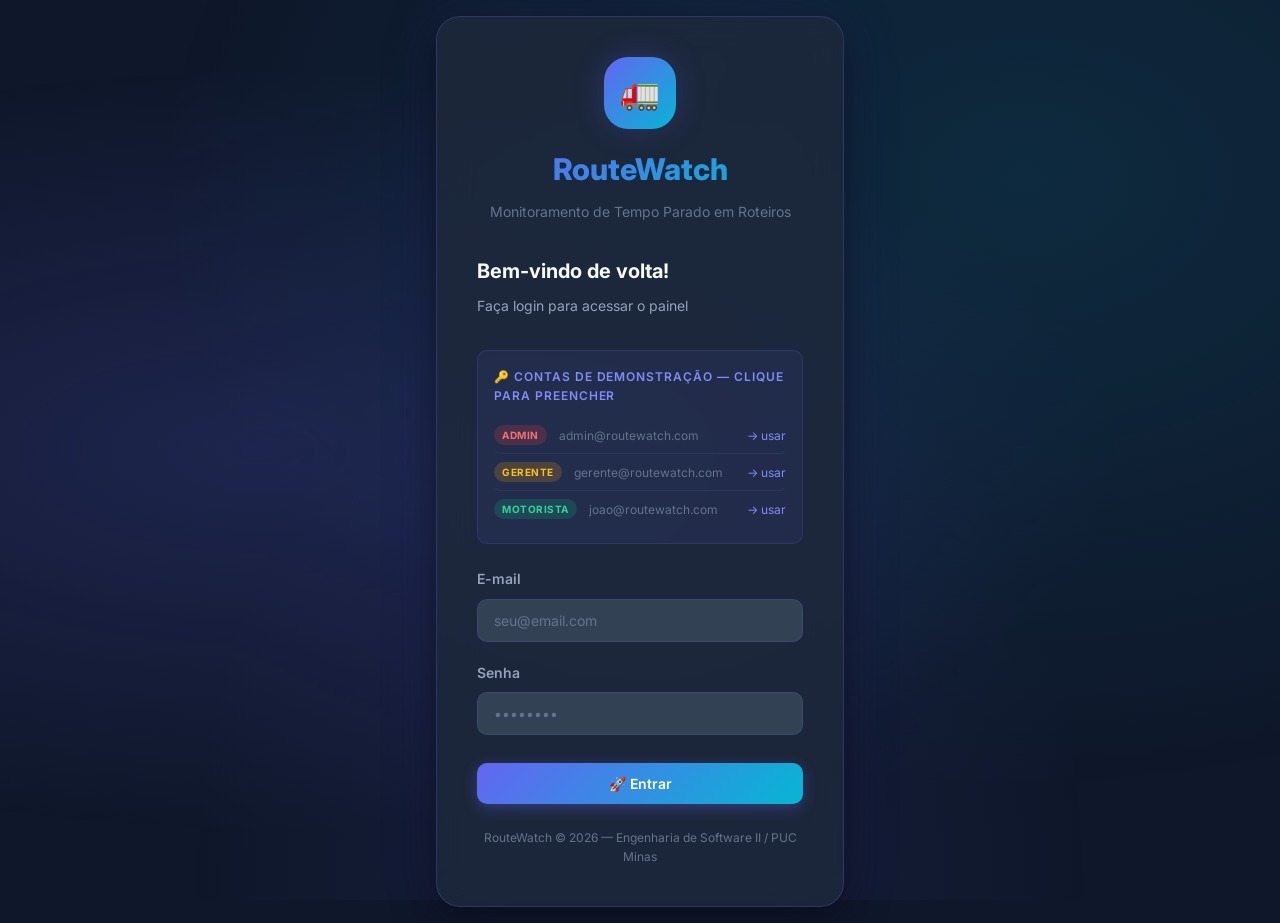
<file: app/index.html>
<!DOCTYPE html>
<html lang="pt-BR">
<head>
  <meta charset="UTF-8">
  <meta name="viewport" content="width=device-width, initial-scale=1.0">
  <title>RouteWatch — Login</title>
  <meta name="description" content="RouteWatch: Sistema de Monitoramento de Tempo Parado em Roteiros para empresas de logística e entrega urbana.">
  <link rel="stylesheet" href="css/style.css">
  <style>
    body { display: flex; align-items: center; justify-content: center; min-height: 100vh; background: var(--clr-bg); }

    .login-bg {
      position: fixed; inset: 0; z-index: 0;
      background:
        radial-gradient(ellipse at 20% 50%, rgba(99, 102, 241, 0.18) 0%, transparent 60%),
        radial-gradient(ellipse at 80% 20%, rgba(6, 182, 212, 0.12) 0%, transparent 60%),
        radial-gradient(ellipse at 50% 100%, rgba(99, 102, 241, 0.1) 0%, transparent 50%);
    }

    .login-container {
      position: relative; z-index: 1;
      width: 100%; max-width: 440px;
      padding: var(--sp-4);
    }

    .login-card {
      background: rgba(30, 41, 59, 0.85);
      backdrop-filter: blur(20px);
      border: 1px solid rgba(99, 102, 241, 0.25);
      border-radius: var(--radius-xl);
      padding: var(--sp-10);
      box-shadow: var(--shadow-lg), 0 0 60px rgba(99, 102, 241, 0.15);
      animation: fadeIn 0.5s ease;
    }

    .login-logo {
      text-align: center;
      margin-bottom: var(--sp-8);
    }

    .login-logo-icon {
      width: 72px; height: 72px;
      background: var(--grad-primary);
      border-radius: var(--radius-xl);
      display: flex; align-items: center; justify-content: center;
      font-size: 2rem;
      margin: 0 auto var(--sp-4);
      box-shadow: var(--shadow-glow);
      animation: pulse-glow 3s ease infinite;
    }

    .login-product-name {
      font-size: var(--text-3xl);
      font-weight: 800;
      background: var(--grad-primary);
      -webkit-background-clip: text;
      -webkit-text-fill-color: transparent;
      background-clip: text;
    }

    .login-tagline {
      color: var(--clr-text-muted);
      font-size: var(--text-sm);
      margin-top: var(--sp-2);
    }

    .login-title {
      font-size: var(--text-xl);
      font-weight: 700;
      margin-bottom: var(--sp-2);
    }

    .login-subtitle {
      color: var(--clr-text-secondary);
      font-size: var(--text-sm);
      margin-bottom: var(--sp-8);
    }

    .demo-accounts {
      background: rgba(99, 102, 241, 0.08);
      border: 1px solid rgba(99, 102, 241, 0.2);
      border-radius: var(--radius-md);
      padding: var(--sp-4);
      margin-bottom: var(--sp-6);
    }

    .demo-title {
      font-size: var(--text-xs);
      font-weight: 600;
      color: var(--clr-primary-light);
      text-transform: uppercase;
      letter-spacing: 0.08em;
      margin-bottom: var(--sp-3);
    }

    .demo-item {
      display: flex; align-items: center; gap: var(--sp-3);
      padding: var(--sp-2) 0;
      cursor: pointer;
      border-radius: var(--radius-sm);
      transition: all var(--transition);
    }

    .demo-item:hover { opacity: 0.8; }

    .demo-item:not(:last-child) {
      border-bottom: 1px solid rgba(99, 102, 241, 0.15);
    }

    .demo-badge {
      padding: 2px 8px;
      border-radius: var(--radius-full);
      font-size: 10px;
      font-weight: 700;
      text-transform: uppercase;
      letter-spacing: 0.05em;
    }

    .demo-badge.admin    { background: rgba(239, 68, 68, 0.2); color: #f87171; }
    .demo-badge.gerente  { background: rgba(245, 158, 11, 0.2); color: #fbbf24; }
    .demo-badge.motorista{ background: rgba(16, 185, 129, 0.2); color: #34d399; }

    .demo-email {
      font-size: var(--text-xs);
      color: var(--clr-text-muted);
      flex: 1;
    }

    .demo-click {
      font-size: var(--text-xs);
      color: var(--clr-primary-light);
    }

    .login-error {
      display: none;
      background: rgba(239, 68, 68, 0.1);
      border: 1px solid rgba(239, 68, 68, 0.3);
      border-radius: var(--radius-md);
      padding: var(--sp-3) var(--sp-4);
      color: #f87171;
      font-size: var(--text-sm);
      margin-bottom: var(--sp-4);
    }

    .login-error.visible { display: flex; align-items: center; gap: var(--sp-2); }
  </style>
</head>
<body>

<div class="login-bg"></div>

<div class="login-container">
  <div class="login-card">

    <div class="login-logo">
      <div class="login-logo-icon">🚛</div>
      <div class="login-product-name">RouteWatch</div>
      <p class="login-tagline">Monitoramento de Tempo Parado em Roteiros</p>
    </div>

    <h2 class="login-title">Bem-vindo de volta!</h2>
    <p class="login-subtitle">Faça login para acessar o painel</p>

    <div class="demo-accounts">
      <p class="demo-title">🔑 Contas de demonstração — clique para preencher</p>
      <div class="demo-item" onclick="preencherDemo('admin@routewatch.com','admin123')">
        <span class="demo-badge admin">Admin</span>
        <span class="demo-email">admin@routewatch.com</span>
        <span class="demo-click">→ usar</span>
      </div>
      <div class="demo-item" onclick="preencherDemo('gerente@routewatch.com','gerente123')">
        <span class="demo-badge gerente">Gerente</span>
        <span class="demo-email">gerente@routewatch.com</span>
        <span class="demo-click">→ usar</span>
      </div>
      <div class="demo-item" onclick="preencherDemo('joao@routewatch.com','motor123')">
        <span class="demo-badge motorista">Motorista</span>
        <span class="demo-email">joao@routewatch.com</span>
        <span class="demo-click">→ usar</span>
      </div>
    </div>

    <div class="login-error" id="login-error">
      ⚠️ E-mail ou senha incorretos. Tente novamente.
    </div>

    <form id="login-form">
      <div class="form-group">
        <label class="form-label" for="email">E-mail</label>
        <input class="form-control" type="email" id="email" placeholder="seu@email.com" required autocomplete="email">
      </div>
      <div class="form-group">
        <label class="form-label" for="senha">Senha</label>
        <input class="form-control" type="password" id="senha" placeholder="••••••••" required autocomplete="current-password">
      </div>
      <button type="submit" class="btn btn-primary" style="width:100%; justify-content:center; margin-top:var(--sp-2);" id="btn-login">
        🚀 Entrar
      </button>
    </form>

    <div style="text-align:center; margin-top:var(--sp-6); color:var(--clr-text-muted); font-size:var(--text-xs);">
      RouteWatch &copy; 2026 — Engenharia de Software II / PUC Minas
    </div>

  </div>
</div>

<div class="toast-container" id="toast-container"></div>

<script src="js/db.js"></script>
<script src="js/calculos.js"></script>
<script src="js/auth.js"></script>
<script>
  // Inicializa dados de seed
  DB.seed();

  // Se já logado, redireciona
  if (Auth.usuarioAtual()) {
    window.location.href = 'dashboard.html';
  }

  function preencherDemo(email, senha) {
    document.getElementById('email').value = email;
    document.getElementById('senha').value = senha;
    document.getElementById('email').focus();
    showToast('Conta preenchida! Clique em Entrar.', 'info');
  }

  document.getElementById('login-form').addEventListener('submit', function(e) {
    e.preventDefault();
    const email = document.getElementById('email').value.trim();
    const senha = document.getElementById('senha').value;
    const btn = document.getElementById('btn-login');

    btn.disabled = true;
    btn.textContent = 'Entrando...';

    setTimeout(() => {
      const usuario = Auth.login(email, senha);
      if (usuario) {
        showToast('Login realizado com sucesso!', 'success');
        setTimeout(() => window.location.href = 'dashboard.html', 600);
      } else {
        document.getElementById('login-error').classList.add('visible');
        btn.disabled = false;
        btn.innerHTML = '🚀 Entrar';
      }
    }, 400);
  });

  function showToast(msg, tipo = 'info') {
    const container = document.getElementById('toast-container');
    const toast = document.createElement('div');
    toast.className = `toast ${tipo}`;
    const icons = { success: '✅', error: '❌', info: 'ℹ️' };
    toast.innerHTML = `<span>${icons[tipo]}</span><span>${msg}</span>`;
    container.appendChild(toast);
    setTimeout(() => toast.remove(), 3000);
  }
</script>
</body>
</html>
</file>
<file: app/css/style.css>
/* ============================================================
   RouteWatch — Design System Global
   style.css
   ============================================================ */

@import url('https://fonts.googleapis.com/css2?family=Inter:wght@300;400;500;600;700;800&display=swap');

/* ── CSS Custom Properties ─────────────────────────────────── */
:root {
  /* Cores primárias */
  --clr-primary:       #6366f1;   /* índigo vibrante */
  --clr-primary-dark:  #4f46e5;
  --clr-primary-light: #818cf8;
  --clr-accent:        #06b6d4;   /* cyan */
  --clr-accent-dark:   #0891b2;
  --clr-success:       #10b981;
  --clr-warning:       #f59e0b;
  --clr-danger:        #ef4444;

  /* Superfícies dark */
  --clr-bg:            #0f172a;   /* azul quase preto */
  --clr-surface-1:     #1e293b;   /* cards */
  --clr-surface-2:     #334155;   /* inputs, hover */
  --clr-surface-3:     #475569;   /* bordas mais claras */
  --clr-border:        rgba(99, 102, 241, 0.2);

  /* Texto */
  --clr-text-primary:  #f8fafc;
  --clr-text-secondary:#94a3b8;
  --clr-text-muted:    #64748b;

  /* Gradientes */
  --grad-primary: linear-gradient(135deg, #6366f1 0%, #06b6d4 100%);
  --grad-card:    linear-gradient(145deg, #1e293b 0%, #1a2540 100%);
  --grad-glow:    radial-gradient(ellipse at 50% 0%, rgba(99, 102, 241, 0.15) 0%, transparent 70%);

  /* Sombras */
  --shadow-sm:   0 1px 3px rgba(0,0,0,0.4);
  --shadow-md:   0 4px 16px rgba(0,0,0,0.5);
  --shadow-lg:   0 12px 40px rgba(0,0,0,0.6);
  --shadow-glow: 0 0 30px rgba(99, 102, 241, 0.25);

  /* Tipografia */
  --font-sans:   'Inter', system-ui, sans-serif;
  --text-xs:     0.75rem;
  --text-sm:     0.875rem;
  --text-base:   1rem;
  --text-lg:     1.125rem;
  --text-xl:     1.25rem;
  --text-2xl:    1.5rem;
  --text-3xl:    1.875rem;
  --text-4xl:    2.25rem;

  /* Espaçamento */
  --sp-1: 0.25rem;  --sp-2: 0.5rem;   --sp-3: 0.75rem;
  --sp-4: 1rem;     --sp-5: 1.25rem;  --sp-6: 1.5rem;
  --sp-8: 2rem;     --sp-10: 2.5rem;  --sp-12: 3rem;
  --sp-16: 4rem;

  /* Bordas */
  --radius-sm: 6px;
  --radius-md: 10px;
  --radius-lg: 16px;
  --radius-xl: 24px;
  --radius-full: 9999px;

  /* Transições */
  --transition: 0.2s ease;
  --transition-slow: 0.35s cubic-bezier(0.4, 0, 0.2, 1);

  /* Sidebar */
  --sidebar-w: 260px;
}

/* ── Reset & Base ──────────────────────────────────────────── */
*, *::before, *::after { box-sizing: border-box; margin: 0; padding: 0; }

html { scroll-behavior: smooth; }

body {
  font-family: var(--font-sans);
  background-color: var(--clr-bg);
  color: var(--clr-text-primary);
  line-height: 1.6;
  min-height: 100vh;
  overflow-x: hidden;
}

a { color: var(--clr-primary-light); text-decoration: none; }
a:hover { color: var(--clr-primary); }

img { max-width: 100%; display: block; }

/* ── Layout Principal ──────────────────────────────────────── */
.app-layout {
  display: flex;
  min-height: 100vh;
}

/* ── Sidebar ───────────────────────────────────────────────── */
.sidebar {
  width: var(--sidebar-w);
  background: var(--clr-surface-1);
  border-right: 1px solid var(--clr-border);
  display: flex;
  flex-direction: column;
  position: fixed;
  top: 0; left: 0;
  height: 100vh;
  overflow-y: auto;
  transition: transform var(--transition-slow);
  z-index: 100;
}

.sidebar-logo {
  padding: var(--sp-6);
  border-bottom: 1px solid var(--clr-border);
  display: flex;
  align-items: center;
  gap: var(--sp-3);
}

.sidebar-logo .logo-icon {
  width: 40px; height: 40px;
  background: var(--grad-primary);
  border-radius: var(--radius-md);
  display: flex; align-items: center; justify-content: center;
  font-size: 1.25rem;
  box-shadow: var(--shadow-glow);
}

.sidebar-logo .logo-text {
  font-size: var(--text-xl);
  font-weight: 800;
  background: var(--grad-primary);
  -webkit-background-clip: text;
  -webkit-text-fill-color: transparent;
  background-clip: text;
}

.sidebar-logo .logo-tagline {
  font-size: var(--text-xs);
  color: var(--clr-text-muted);
  font-weight: 400;
  display: block;
  -webkit-text-fill-color: var(--clr-text-muted);
}

.sidebar-nav {
  padding: var(--sp-4) var(--sp-3);
  flex: 1;
}

.nav-section-label {
  font-size: var(--text-xs);
  font-weight: 600;
  color: var(--clr-text-muted);
  text-transform: uppercase;
  letter-spacing: 0.08em;
  padding: var(--sp-4) var(--sp-3) var(--sp-2);
}

.nav-item {
  display: flex;
  align-items: center;
  gap: var(--sp-3);
  padding: var(--sp-3) var(--sp-4);
  border-radius: var(--radius-md);
  color: var(--clr-text-secondary);
  font-size: var(--text-sm);
  font-weight: 500;
  transition: all var(--transition);
  margin-bottom: var(--sp-1);
  cursor: pointer;
}

.nav-item:hover {
  background: rgba(99, 102, 241, 0.1);
  color: var(--clr-text-primary);
  transform: translateX(2px);
}

.nav-item.active {
  background: rgba(99, 102, 241, 0.15);
  color: var(--clr-primary-light);
  border-left: 3px solid var(--clr-primary);
}

.nav-item .nav-icon { font-size: 1.1rem; width: 20px; text-align: center; }

.sidebar-footer {
  padding: var(--sp-4) var(--sp-3);
  border-top: 1px solid var(--clr-border);
}

.user-info-sidebar {
  display: flex; align-items: center; gap: var(--sp-3);
  padding: var(--sp-3);
  border-radius: var(--radius-md);
  background: rgba(99, 102, 241, 0.06);
}

.user-avatar {
  width: 36px; height: 36px;
  background: var(--grad-primary);
  border-radius: var(--radius-full);
  display: flex; align-items: center; justify-content: center;
  font-size: var(--text-sm);
  font-weight: 700;
}

.user-details { flex: 1; min-width: 0; }
.user-name { font-size: var(--text-sm); font-weight: 600; display: block; }
.user-badge { font-size: var(--text-xs); color: var(--clr-text-muted); }

/* ── Main Content ──────────────────────────────────────────── */
.main-content {
  margin-left: var(--sidebar-w);
  flex: 1;
  display: flex;
  flex-direction: column;
  min-height: 100vh;
}

/* ── Topbar ────────────────────────────────────────────────── */
.topbar {
  background: rgba(30, 41, 59, 0.8);
  backdrop-filter: blur(16px);
  border-bottom: 1px solid var(--clr-border);
  padding: var(--sp-4) var(--sp-8);
  display: flex;
  align-items: center;
  justify-content: space-between;
  position: sticky; top: 0; z-index: 50;
}

.topbar-title { font-size: var(--text-xl); font-weight: 700; }
.topbar-subtitle { font-size: var(--text-sm); color: var(--clr-text-muted); }

.topbar-actions { display: flex; gap: var(--sp-3); align-items: center; }

/* ── Page Content ──────────────────────────────────────────── */
.page-content {
  padding: var(--sp-8);
  flex: 1;
}

.page-header {
  margin-bottom: var(--sp-8);
}

.page-title {
  font-size: var(--text-3xl);
  font-weight: 800;
  background: var(--grad-primary);
  -webkit-background-clip: text;
  -webkit-text-fill-color: transparent;
  background-clip: text;
}

.page-subtitle {
  color: var(--clr-text-secondary);
  font-size: var(--text-base);
  margin-top: var(--sp-2);
}

/* ── Cards ─────────────────────────────────────────────────── */
.card {
  background: var(--grad-card);
  border: 1px solid var(--clr-border);
  border-radius: var(--radius-lg);
  padding: var(--sp-6);
  box-shadow: var(--shadow-md);
  transition: box-shadow var(--transition);
}

.card:hover { box-shadow: var(--shadow-lg); }

.card-header {
  display: flex; align-items: center; justify-content: space-between;
  margin-bottom: var(--sp-5);
}

.card-title {
  font-size: var(--text-lg);
  font-weight: 700;
  color: var(--clr-text-primary);
}

/* KPI Cards */
.kpi-grid {
  display: grid;
  grid-template-columns: repeat(auto-fit, minmax(220px, 1fr));
  gap: var(--sp-5);
  margin-bottom: var(--sp-8);
}

.kpi-card {
  background: var(--grad-card);
  border: 1px solid var(--clr-border);
  border-radius: var(--radius-lg);
  padding: var(--sp-6);
  display: flex;
  align-items: flex-start;
  gap: var(--sp-4);
  position: relative;
  overflow: hidden;
  transition: transform var(--transition), box-shadow var(--transition);
}

.kpi-card::before {
  content: '';
  position: absolute;
  top: 0; right: 0;
  width: 120px; height: 120px;
  background: var(--grad-primary);
  opacity: 0.06;
  border-radius: 50%;
  transform: translate(40px, -40px);
}

.kpi-card:hover { transform: translateY(-2px); box-shadow: var(--shadow-glow); }

.kpi-icon {
  width: 48px; height: 48px;
  border-radius: var(--radius-md);
  display: flex; align-items: center; justify-content: center;
  font-size: 1.4rem;
  flex-shrink: 0;
}

.kpi-icon.primary { background: rgba(99, 102, 241, 0.2); }
.kpi-icon.accent  { background: rgba(6, 182, 212, 0.2); }
.kpi-icon.success { background: rgba(16, 185, 129, 0.2); }
.kpi-icon.warning { background: rgba(245, 158, 11, 0.2); }
.kpi-icon.danger  { background: rgba(239, 68, 68, 0.2); }

.kpi-info { flex: 1; }
.kpi-value { font-size: var(--text-2xl); font-weight: 800; line-height: 1.2; }
.kpi-label { font-size: var(--text-sm); color: var(--clr-text-secondary); margin-top: var(--sp-1); }
.kpi-sub   { font-size: var(--text-xs); color: var(--clr-text-muted); margin-top: var(--sp-1); }

/* ── Grid & Charts ─────────────────────────────────────────── */
.charts-grid {
  display: grid;
  grid-template-columns: repeat(auto-fit, minmax(400px, 1fr));
  gap: var(--sp-6);
  margin-bottom: var(--sp-8);
}

.chart-container {
  position: relative;
  height: 280px;
}

/* ── Buttons ───────────────────────────────────────────────── */
.btn {
  display: inline-flex;
  align-items: center;
  gap: var(--sp-2);
  padding: var(--sp-3) var(--sp-5);
  border-radius: var(--radius-md);
  font-size: var(--text-sm);
  font-weight: 600;
  font-family: var(--font-sans);
  cursor: pointer;
  border: none;
  transition: all var(--transition);
  text-decoration: none;
}

.btn-primary {
  background: var(--grad-primary);
  color: #fff;
  box-shadow: 0 4px 14px rgba(99, 102, 241, 0.35);
}
.btn-primary:hover {
  transform: translateY(-1px);
  box-shadow: 0 6px 20px rgba(99, 102, 241, 0.5);
  color: #fff;
}

.btn-secondary {
  background: var(--clr-surface-2);
  color: var(--clr-text-primary);
  border: 1px solid var(--clr-border);
}
.btn-secondary:hover { background: var(--clr-surface-3); }

.btn-success {
  background: linear-gradient(135deg, #10b981, #059669);
  color: #fff;
  box-shadow: 0 4px 14px rgba(16, 185, 129, 0.3);
}
.btn-success:hover { transform: translateY(-1px); box-shadow: 0 6px 20px rgba(16, 185, 129, 0.45); }

.btn-danger {
  background: linear-gradient(135deg, #ef4444, #dc2626);
  color: #fff;
  box-shadow: 0 4px 14px rgba(239, 68, 68, 0.3);
}
.btn-danger:hover { transform: translateY(-1px); }

.btn-warning {
  background: linear-gradient(135deg, #f59e0b, #d97706);
  color: #fff;
  box-shadow: 0 4px 14px rgba(245, 158, 11, 0.3);
}

.btn-sm { padding: var(--sp-2) var(--sp-3); font-size: var(--text-xs); }
.btn-lg { padding: var(--sp-4) var(--sp-8); font-size: var(--text-base); }

.btn-icon {
  padding: var(--sp-2);
  width: 36px; height: 36px;
  border-radius: var(--radius-sm);
  justify-content: center;
}

/* ── Forms ─────────────────────────────────────────────────── */
.form-group { margin-bottom: var(--sp-5); }

.form-label {
  display: block;
  font-size: var(--text-sm);
  font-weight: 600;
  color: var(--clr-text-secondary);
  margin-bottom: var(--sp-2);
}

.form-control {
  width: 100%;
  padding: var(--sp-3) var(--sp-4);
  background: var(--clr-surface-2);
  border: 1px solid var(--clr-border);
  border-radius: var(--radius-md);
  color: var(--clr-text-primary);
  font-family: var(--font-sans);
  font-size: var(--text-sm);
  transition: all var(--transition);
  outline: none;
}

.form-control:focus {
  border-color: var(--clr-primary);
  box-shadow: 0 0 0 3px rgba(99, 102, 241, 0.15);
  background: rgba(99, 102, 241, 0.05);
}

.form-control::placeholder { color: var(--clr-text-muted); }

select.form-control { cursor: pointer; }
select.form-control option { background: var(--clr-surface-1); }

.form-row {
  display: grid;
  grid-template-columns: 1fr 1fr;
  gap: var(--sp-5);
}

.form-row-3 {
  display: grid;
  grid-template-columns: 1fr 1fr 1fr;
  gap: var(--sp-5);
}

/* ── Tables ────────────────────────────────────────────────── */
.table-wrapper {
  overflow-x: auto;
  border-radius: var(--radius-lg);
}

table {
  width: 100%;
  border-collapse: collapse;
  font-size: var(--text-sm);
}

thead th {
  padding: var(--sp-3) var(--sp-4);
  text-align: left;
  font-size: var(--text-xs);
  font-weight: 600;
  text-transform: uppercase;
  letter-spacing: 0.06em;
  color: var(--clr-text-muted);
  border-bottom: 1px solid var(--clr-border);
  white-space: nowrap;
}

tbody td {
  padding: var(--sp-4);
  border-bottom: 1px solid rgba(51, 65, 85, 0.4);
  vertical-align: middle;
  color: var(--clr-text-primary);
}

tbody tr {
  transition: background var(--transition);
}

tbody tr:hover { background: rgba(99, 102, 241, 0.05); }
tbody tr:last-child td { border-bottom: none; }

/* ── Badges / Pills ────────────────────────────────────────── */
.badge {
  display: inline-flex;
  align-items: center;
  padding: var(--sp-1) var(--sp-3);
  border-radius: var(--radius-full);
  font-size: var(--text-xs);
  font-weight: 600;
}

.badge-primary { background: rgba(99, 102, 241, 0.2); color: var(--clr-primary-light); }
.badge-success { background: rgba(16, 185, 129, 0.2); color: #34d399; }
.badge-warning { background: rgba(245, 158, 11, 0.2); color: #fbbf24; }
.badge-danger  { background: rgba(239, 68, 68, 0.2); color: #f87171; }
.badge-muted   { background: rgba(100, 116, 139, 0.2); color: var(--clr-text-muted); }

/* ── Alerts ────────────────────────────────────────────────── */
.alert {
  padding: var(--sp-4) var(--sp-5);
  border-radius: var(--radius-md);
  font-size: var(--text-sm);
  border-left: 3px solid;
  margin-bottom: var(--sp-4);
}

.alert-info    { background: rgba(99, 102, 241, 0.1); border-color: var(--clr-primary); color: var(--clr-primary-light); }
.alert-success { background: rgba(16, 185, 129, 0.1); border-color: var(--clr-success); color: #34d399; }
.alert-warning { background: rgba(245, 158, 11, 0.1); border-color: var(--clr-warning); color: #fbbf24; }
.alert-danger  { background: rgba(239, 68, 68, 0.1);  border-color: var(--clr-danger);  color: #f87171; }

/* ── Modal ─────────────────────────────────────────────────── */
.modal-overlay {
  position: fixed; inset: 0;
  background: rgba(0, 0, 0, 0.7);
  backdrop-filter: blur(4px);
  z-index: 200;
  display: flex; align-items: center; justify-content: center;
  opacity: 0; pointer-events: none;
  transition: opacity var(--transition-slow);
}

.modal-overlay.active { opacity: 1; pointer-events: all; }

.modal {
  background: var(--clr-surface-1);
  border: 1px solid var(--clr-border);
  border-radius: var(--radius-xl);
  padding: var(--sp-8);
  width: 90%;
  max-width: 560px;
  max-height: 90vh;
  overflow-y: auto;
  box-shadow: var(--shadow-lg), var(--shadow-glow);
  transform: scale(0.95) translateY(10px);
  transition: transform var(--transition-slow);
}

.modal-overlay.active .modal { transform: scale(1) translateY(0); }

.modal-header {
  display: flex; align-items: center; justify-content: space-between;
  margin-bottom: var(--sp-6);
}

.modal-title { font-size: var(--text-xl); font-weight: 700; }

.modal-close {
  width: 32px; height: 32px;
  border-radius: var(--radius-sm);
  border: none; background: var(--clr-surface-2);
  color: var(--clr-text-secondary);
  cursor: pointer; display: flex; align-items: center; justify-content: center;
  font-size: 1rem; transition: all var(--transition);
}
.modal-close:hover { background: var(--clr-danger); color: #fff; }

.modal-footer {
  display: flex; justify-content: flex-end; gap: var(--sp-3);
  margin-top: var(--sp-6);
  padding-top: var(--sp-5);
  border-top: 1px solid var(--clr-border);
}

/* ── Empty State ───────────────────────────────────────────── */
.empty-state {
  text-align: center;
  padding: var(--sp-16) var(--sp-8);
  color: var(--clr-text-muted);
}

.empty-state .empty-icon { font-size: 3rem; margin-bottom: var(--sp-4); opacity: 0.5; }
.empty-state .empty-title { font-size: var(--text-lg); font-weight: 600; color: var(--clr-text-secondary); }
.empty-state .empty-text { font-size: var(--text-sm); margin-top: var(--sp-2); }

/* ── Timeline de Pontos ─────────────────────────────────────── */
.timeline {
  position: relative;
  padding-left: var(--sp-8);
}

.timeline::before {
  content: '';
  position: absolute;
  left: 16px; top: 0; bottom: 0;
  width: 2px;
  background: linear-gradient(to bottom, var(--clr-primary), transparent);
}

.timeline-item {
  position: relative;
  margin-bottom: var(--sp-5);
}

.timeline-dot {
  position: absolute;
  left: calc(-2rem - 8px);
  top: 8px;
  width: 14px; height: 14px;
  border-radius: 50%;
  background: var(--clr-primary);
  border: 2px solid var(--clr-bg);
  box-shadow: 0 0 10px rgba(99, 102, 241, 0.5);
}

.timeline-dot.partida { background: var(--clr-accent); }
.timeline-dot.concluido { background: var(--clr-success); }
.timeline-dot.pendente { background: var(--clr-surface-3); }

.timeline-content {
  background: var(--clr-surface-2);
  border: 1px solid var(--clr-border);
  border-radius: var(--radius-md);
  padding: var(--sp-4);
}

/* ── Tabs ──────────────────────────────────────────────────── */
.tabs {
  display: flex;
  gap: var(--sp-1);
  background: var(--clr-surface-2);
  padding: var(--sp-1);
  border-radius: var(--radius-md);
  margin-bottom: var(--sp-6);
  width: fit-content;
}

.tab-btn {
  padding: var(--sp-2) var(--sp-5);
  border-radius: var(--radius-sm);
  border: none;
  background: none;
  color: var(--clr-text-secondary);
  font-size: var(--text-sm);
  font-weight: 500;
  font-family: var(--font-sans);
  cursor: pointer;
  transition: all var(--transition);
}

.tab-btn:hover { color: var(--clr-text-primary); }

.tab-btn.active {
  background: var(--clr-surface-1);
  color: var(--clr-primary-light);
  box-shadow: var(--shadow-sm);
}

.tab-content { display: none; }
.tab-content.active { display: block; }

/* ── Misc ──────────────────────────────────────────────────── */
.divider {
  height: 1px;
  background: var(--clr-border);
  margin: var(--sp-6) 0;
}

.flex { display: flex; }
.flex-col { flex-direction: column; }
.items-center { align-items: center; }
.justify-between { justify-content: space-between; }
.gap-2 { gap: var(--sp-2); }
.gap-3 { gap: var(--sp-3); }
.gap-4 { gap: var(--sp-4); }

.text-muted { color: var(--clr-text-muted); }
.text-sm { font-size: var(--text-sm); }
.text-xs { font-size: var(--text-xs); }
.font-bold { font-weight: 700; }

.mb-4 { margin-bottom: var(--sp-4); }
.mb-6 { margin-bottom: var(--sp-6); }
.mb-8 { margin-bottom: var(--sp-8); }
.mt-4 { margin-top: var(--sp-4); }

/* ── Scrollbar ─────────────────────────────────────────────── */
::-webkit-scrollbar { width: 6px; height: 6px; }
::-webkit-scrollbar-track { background: var(--clr-bg); }
::-webkit-scrollbar-thumb { background: var(--clr-surface-3); border-radius: 3px; }
::-webkit-scrollbar-thumb:hover { background: var(--clr-primary); }

/* ── Responsive ────────────────────────────────────────────── */
@media (max-width: 768px) {
  :root { --sidebar-w: 0px; }

  .sidebar {
    transform: translateX(-260px);
    width: 260px;
  }

  .sidebar.open { transform: translateX(0); }

  .main-content { margin-left: 0; }

  .page-content { padding: var(--sp-4); }

  .form-row, .form-row-3 { grid-template-columns: 1fr; }

  .charts-grid { grid-template-columns: 1fr; }

  .kpi-grid { grid-template-columns: 1fr 1fr; }

  .topbar { padding: var(--sp-4); }
}

@media (max-width: 480px) {
  .kpi-grid { grid-template-columns: 1fr; }
}

/* ── Animations ─────────────────────────────────────────────── */
@keyframes fadeIn {
  from { opacity: 0; transform: translateY(8px); }
  to   { opacity: 1; transform: translateY(0); }
}

@keyframes pulse-glow {
  0%, 100% { box-shadow: 0 0 20px rgba(99, 102, 241, 0.2); }
  50%       { box-shadow: 0 0 40px rgba(99, 102, 241, 0.4); }
}

@keyframes spin {
  to { transform: rotate(360deg); }
}

.animate-fade-in { animation: fadeIn 0.4s ease; }
.animate-pulse-glow { animation: pulse-glow 2s ease infinite; }

/* ── Toast notifications ─────────────────────────────────────── */
.toast-container {
  position: fixed;
  bottom: var(--sp-6);
  right: var(--sp-6);
  z-index: 300;
  display: flex;
  flex-direction: column;
  gap: var(--sp-3);
}

.toast {
  background: var(--clr-surface-1);
  border: 1px solid var(--clr-border);
  border-radius: var(--radius-md);
  padding: var(--sp-4) var(--sp-5);
  box-shadow: var(--shadow-lg);
  font-size: var(--text-sm);
  max-width: 360px;
  animation: fadeIn 0.3s ease;
  display: flex; align-items: center; gap: var(--sp-3);
}

.toast.success { border-left: 3px solid var(--clr-success); }
.toast.error   { border-left: 3px solid var(--clr-danger); }
.toast.info    { border-left: 3px solid var(--clr-primary); }
</file>
